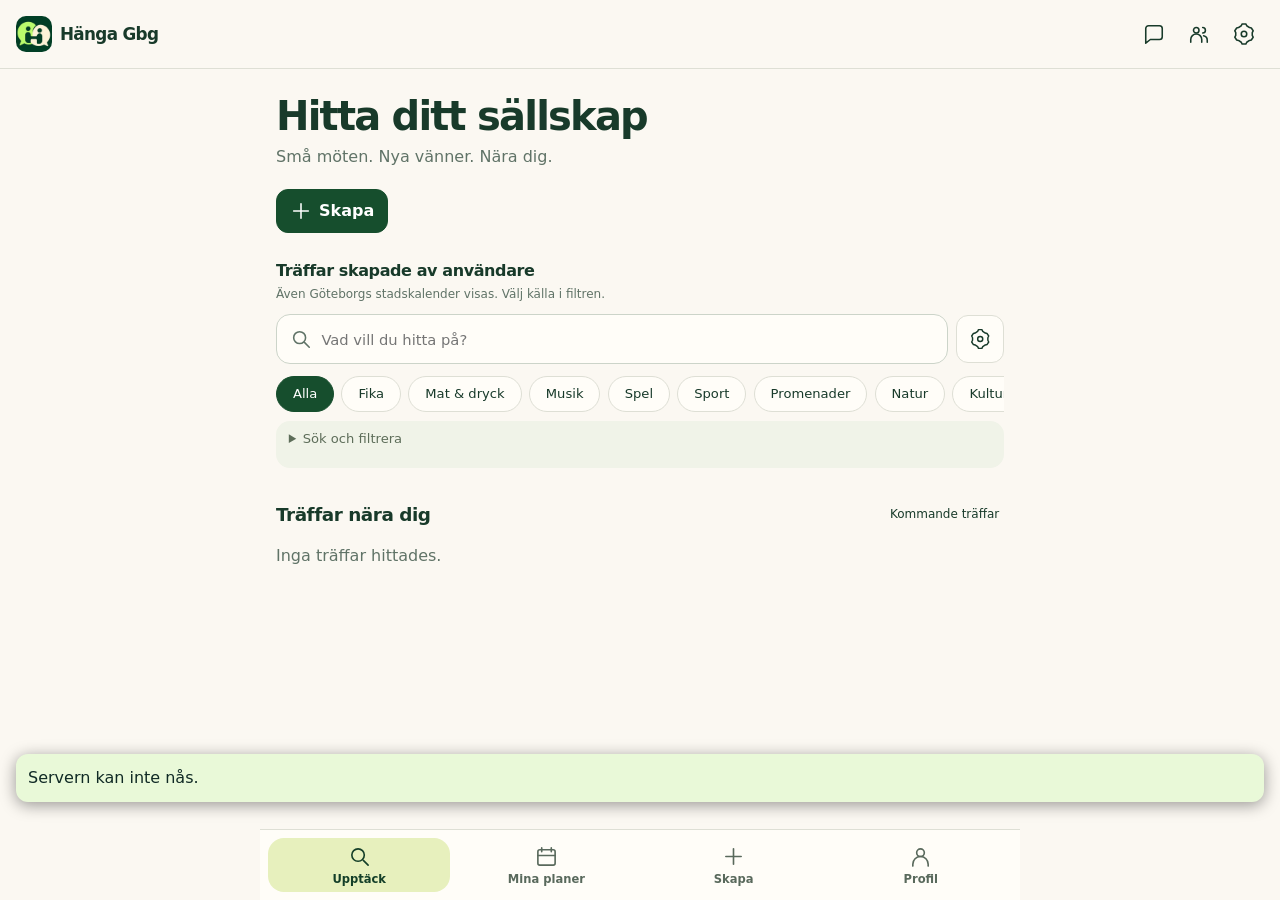
<file: app/src/main/assets/index.html>
<!doctype html>
<html lang="sv">
<head>
<meta charset="utf-8">
<meta name="viewport" content="width=device-width, initial-scale=1, viewport-fit=cover">
<meta name="color-scheme" content="light">
<meta http-equiv="Content-Security-Policy" content="default-src 'self'; connect-src https:; img-src 'self' data:; style-src 'self'; script-src 'self'; base-uri 'none'; form-action 'none'">
<title>Hänga Gbg</title>
<link rel="stylesheet" href="style.css">
<script src="config.js" defer></script>
<script src="firebase.js" defer></script>
<script src="app.js" defer></script>
</head>
<body>
<header><a href="#discover" class="brand"><img class="brand-mark" src="brand-mark.png" alt="" width="36" height="36"> Hänga Gbg</a><div id="header-actions"></div></header>
<main id="main"></main>
<div id="bottom-navigation"></div>
<dialog id="delete-meetup-dialog" aria-labelledby="delete-meetup-title" aria-describedby="delete-meetup-name">
  <h2 id="delete-meetup-title"></h2>
  <p id="delete-meetup-name"></p>
  <div class="actions">
    <button id="keep-meetup" type="button" autofocus></button>
    <button id="delete-meetup" type="button" class="danger"></button>
  </div>
</dialog>
<p id="status" role="status" aria-live="polite" hidden></p>
</body>
</html>
</file>
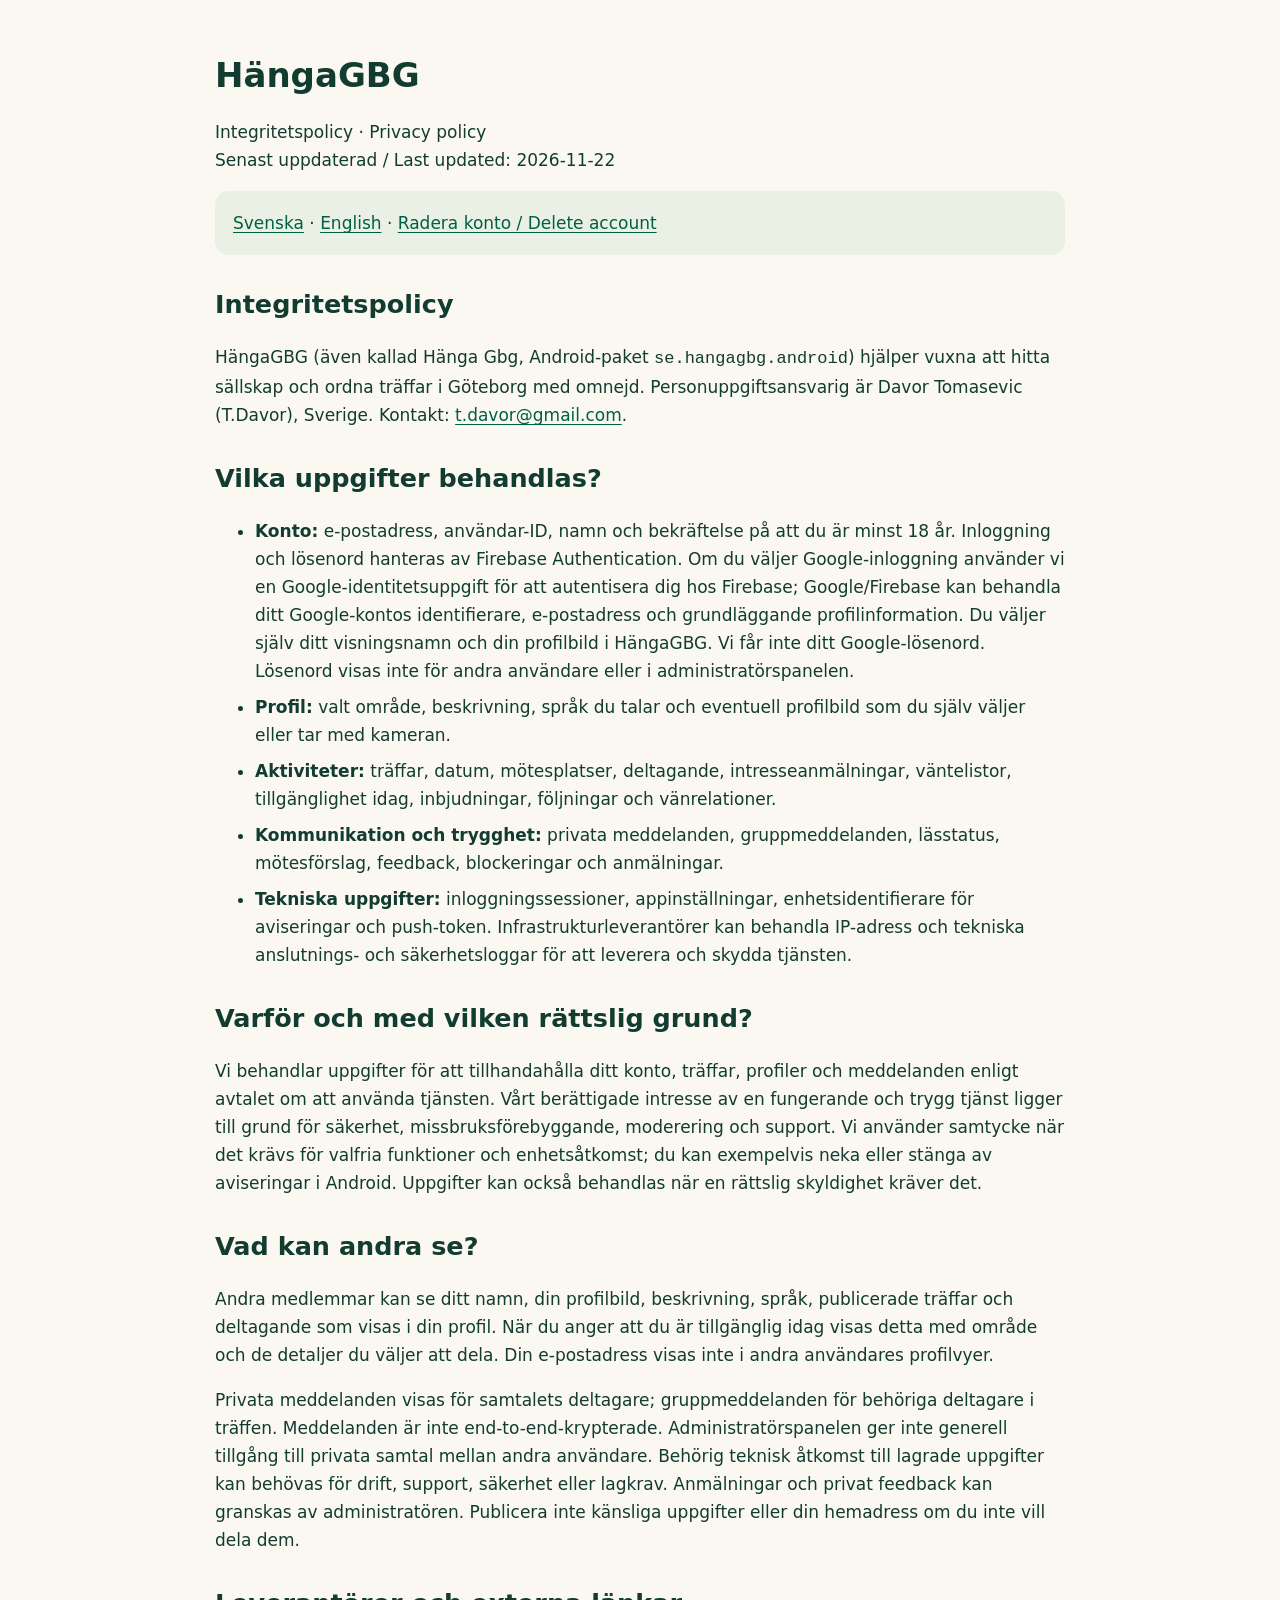
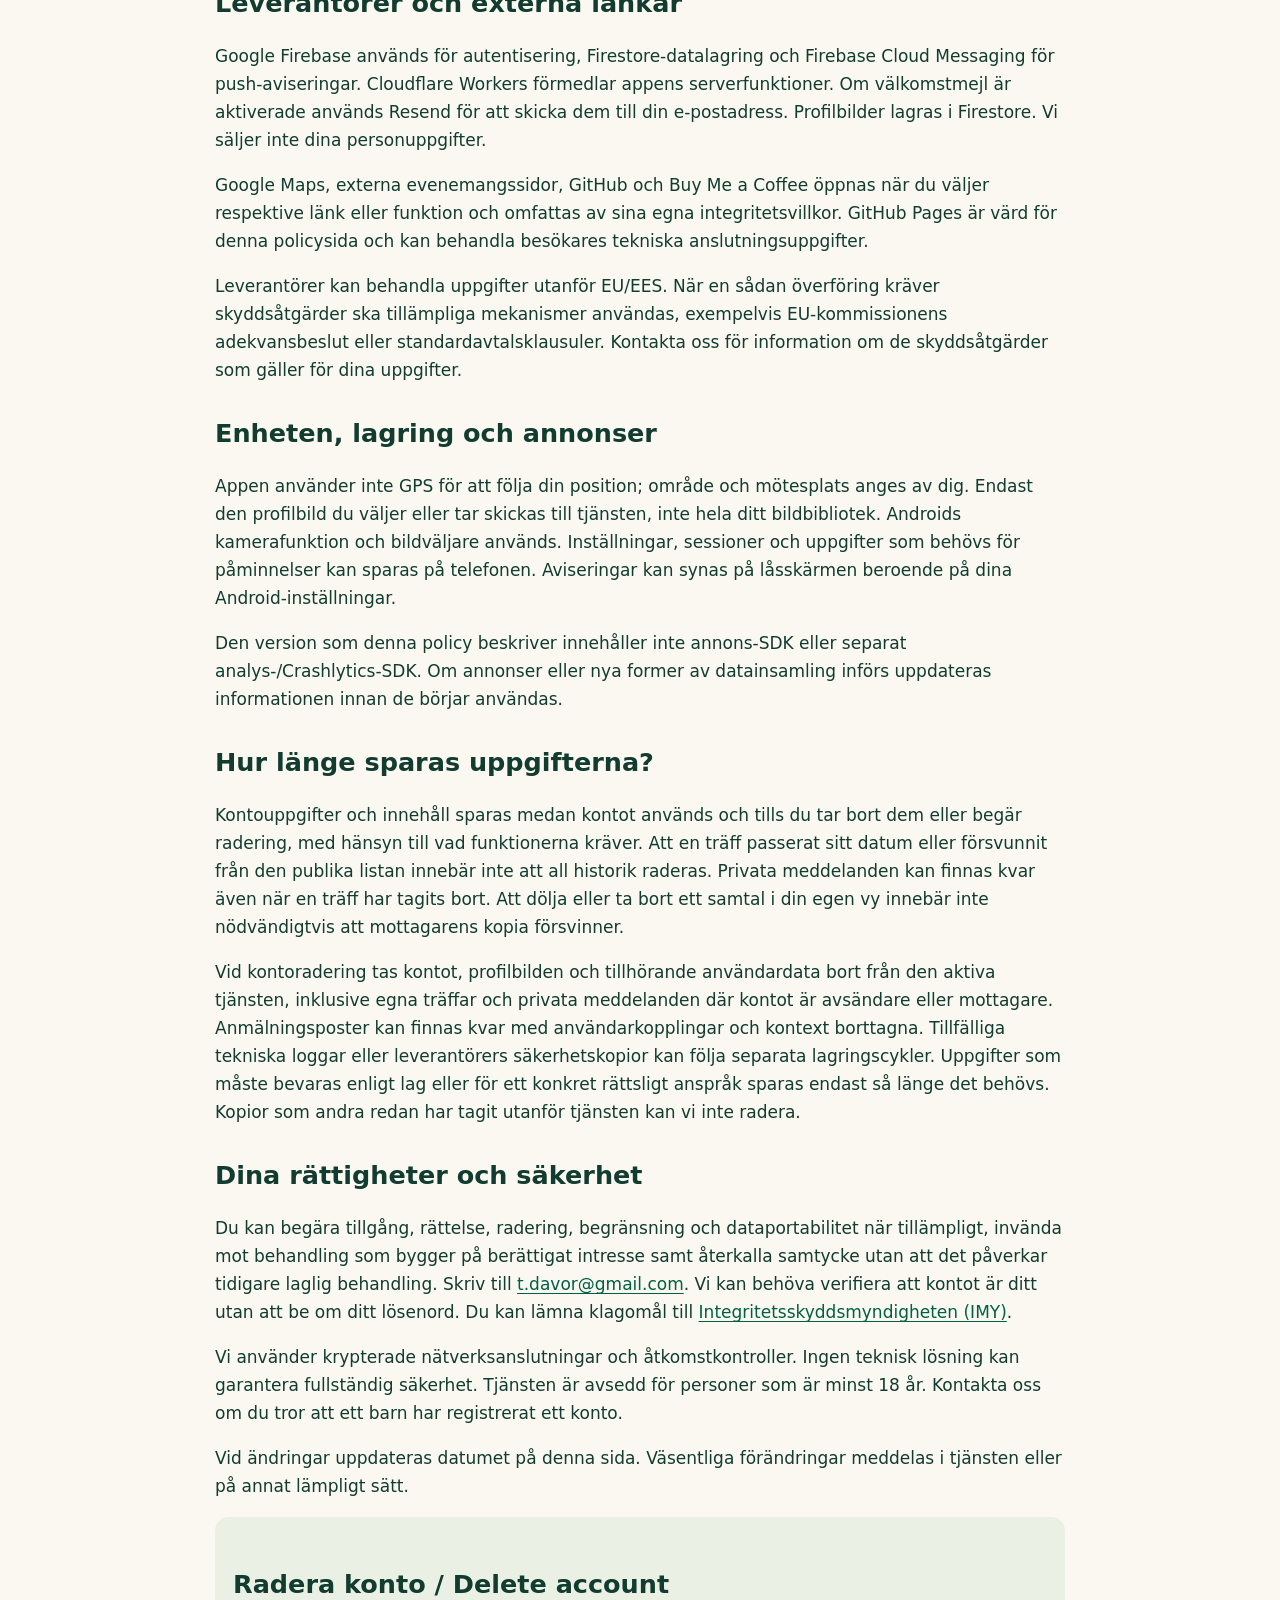
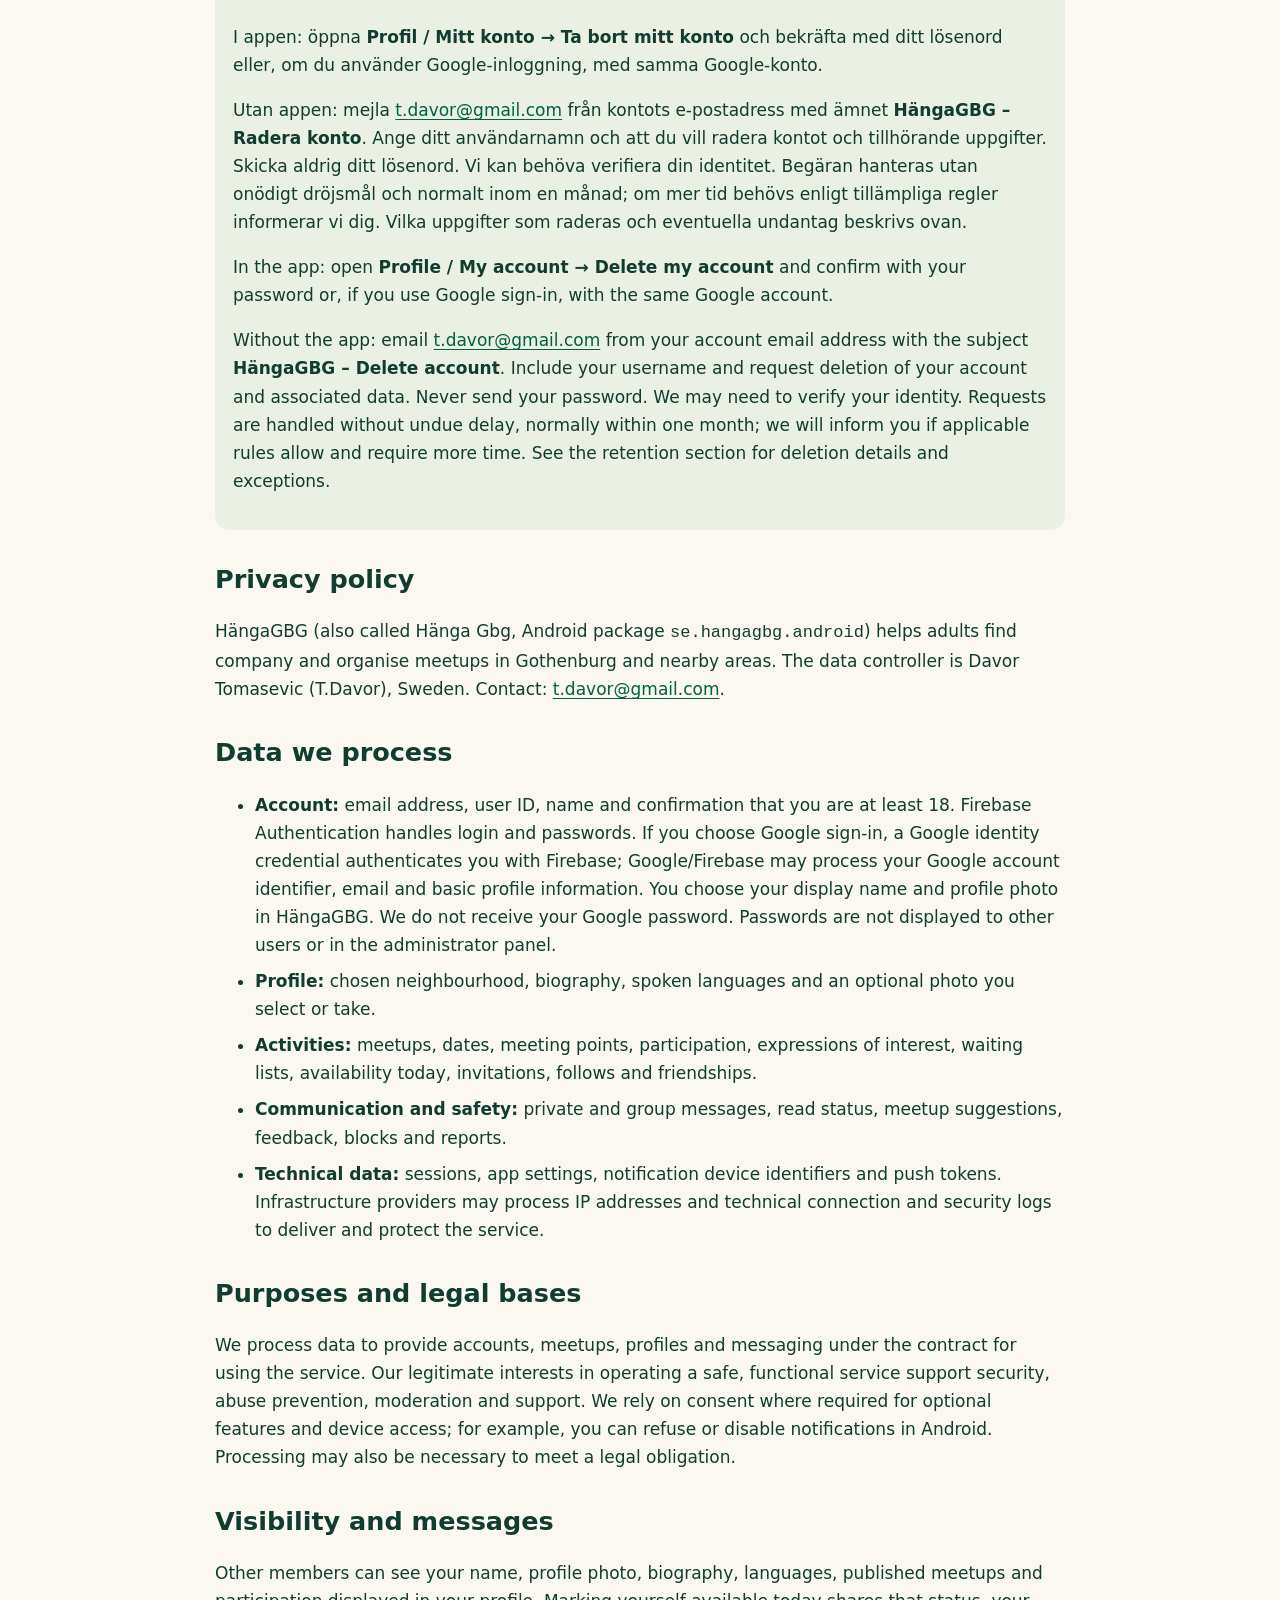
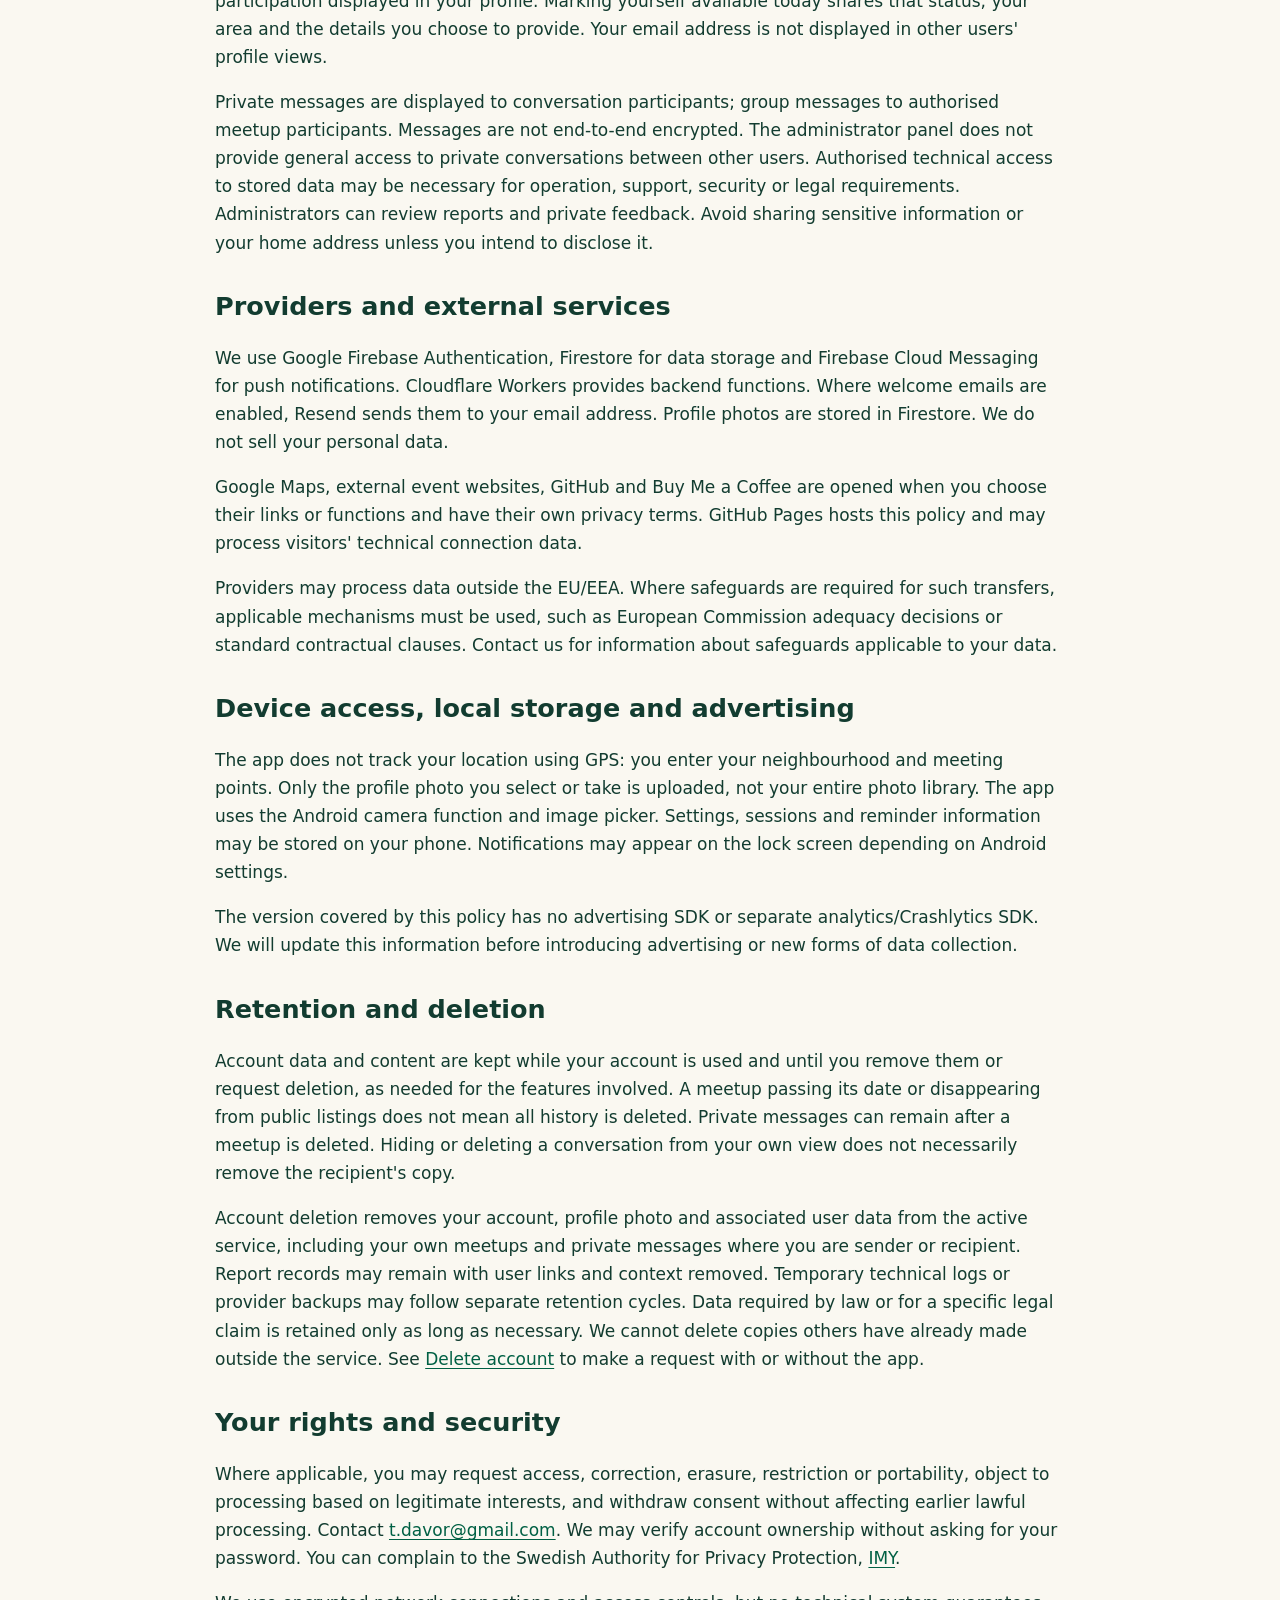
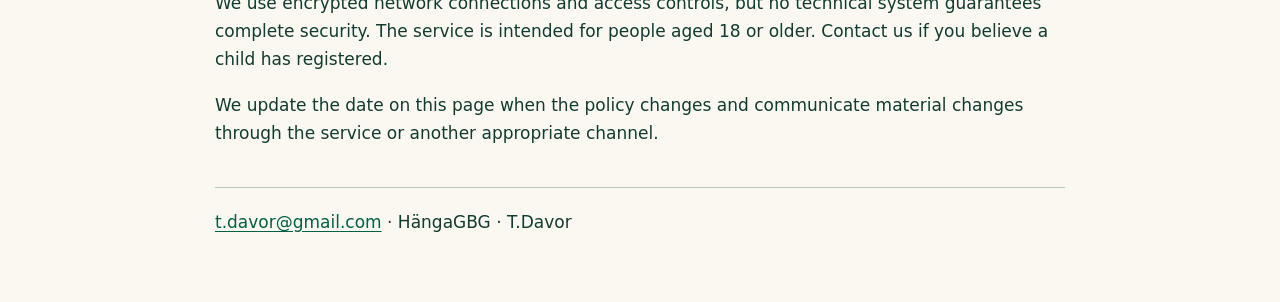
<file: docs/privacy.html>
<!doctype html>
<html lang="sv">
<head><meta charset="utf-8"><meta name="viewport" content="width=device-width, initial-scale=1"><title>HängaGBG – Integritetspolicy / Privacy policy</title>
<style>body{margin:0;background:#faf8f1;color:#123c30;font:17px/1.65 system-ui,sans-serif}main{max-width:850px;margin:auto;padding:32px 20px 70px}h1{line-height:1.2}h2{margin-top:32px;line-height:1.35}a{color:#006044;text-underline-offset:3px}nav,.notice{padding:18px;background:#eaf0e3;border-radius:14px}section{scroll-margin-top:20px}li{margin:8px 0}footer{margin-top:40px;border-top:1px solid #b8c7b7;padding-top:20px}a:focus-visible{outline:3px solid #006044;outline-offset:4px}</style></head>
<body><main>
<h1>HängaGBG</h1><p>Integritetspolicy · Privacy policy<br>Senast uppdaterad / Last updated: 2026-11-22</p>
<nav aria-label="Language and account deletion"><a href="#sv">Svenska</a> · <a href="#en">English</a> · <a href="#delete">Radera konto / Delete account</a></nav>
<section id="sv" lang="sv"><h2>Integritetspolicy</h2>
<p>HängaGBG (även kallad Hänga Gbg, Android-paket <code>se.hangagbg.android</code>) hjälper vuxna att hitta sällskap och ordna träffar i Göteborg med omnejd. Personuppgiftsansvarig är Davor Tomasevic (T.Davor), Sverige. Kontakt: <a href="mailto:t.davor@gmail.com">t.davor@gmail.com</a>.</p>
<h2>Vilka uppgifter behandlas?</h2><ul>
<li><strong>Konto:</strong> e-postadress, användar-ID, namn och bekräftelse på att du är minst 18 år. Inloggning och lösenord hanteras av Firebase Authentication. Om du väljer Google-inloggning använder vi en Google-identitetsuppgift för att autentisera dig hos Firebase; Google/Firebase kan behandla ditt Google-kontos identifierare, e-postadress och grundläggande profilinformation. Du väljer själv ditt visningsnamn och din profilbild i HängaGBG. Vi får inte ditt Google-lösenord. Lösenord visas inte för andra användare eller i administratörspanelen.</li>
<li><strong>Profil:</strong> valt område, beskrivning, språk du talar och eventuell profilbild som du själv väljer eller tar med kameran.</li>
<li><strong>Aktiviteter:</strong> träffar, datum, mötesplatser, deltagande, intresseanmälningar, väntelistor, tillgänglighet idag, inbjudningar, följningar och vänrelationer.</li>
<li><strong>Kommunikation och trygghet:</strong> privata meddelanden, gruppmeddelanden, lässtatus, mötesförslag, feedback, blockeringar och anmälningar.</li>
<li><strong>Tekniska uppgifter:</strong> inloggningssessioner, appinställningar, enhetsidentifierare för aviseringar och push-token. Infrastrukturleverantörer kan behandla IP-adress och tekniska anslutnings- och säkerhetsloggar för att leverera och skydda tjänsten.</li></ul>
<h2>Varför och med vilken rättslig grund?</h2>
<p>Vi behandlar uppgifter för att tillhandahålla ditt konto, träffar, profiler och meddelanden enligt avtalet om att använda tjänsten. Vårt berättigade intresse av en fungerande och trygg tjänst ligger till grund för säkerhet, missbruksförebyggande, moderering och support. Vi använder samtycke när det krävs för valfria funktioner och enhetsåtkomst; du kan exempelvis neka eller stänga av aviseringar i Android. Uppgifter kan också behandlas när en rättslig skyldighet kräver det.</p>
<h2>Vad kan andra se?</h2>
<p>Andra medlemmar kan se ditt namn, din profilbild, beskrivning, språk, publicerade träffar och deltagande som visas i din profil. När du anger att du är tillgänglig idag visas detta med område och de detaljer du väljer att dela. Din e-postadress visas inte i andra användares profilvyer.</p>
<p>Privata meddelanden visas för samtalets deltagare; gruppmeddelanden för behöriga deltagare i träffen. Meddelanden är inte end-to-end-krypterade. Administratörspanelen ger inte generell tillgång till privata samtal mellan andra användare. Behörig teknisk åtkomst till lagrade uppgifter kan behövas för drift, support, säkerhet eller lagkrav. Anmälningar och privat feedback kan granskas av administratören. Publicera inte känsliga uppgifter eller din hemadress om du inte vill dela dem.</p>
<h2>Leverantörer och externa länkar</h2>
<p>Google Firebase används för autentisering, Firestore-datalagring och Firebase Cloud Messaging för push-aviseringar. Cloudflare Workers förmedlar appens serverfunktioner. Om välkomstmejl är aktiverade används Resend för att skicka dem till din e-postadress. Profilbilder lagras i Firestore. Vi säljer inte dina personuppgifter.</p>
<p>Google Maps, externa evenemangssidor, GitHub och Buy Me a Coffee öppnas när du väljer respektive länk eller funktion och omfattas av sina egna integritetsvillkor. GitHub Pages är värd för denna policysida och kan behandla besökares tekniska anslutningsuppgifter.</p>
<p>Leverantörer kan behandla uppgifter utanför EU/EES. När en sådan överföring kräver skyddsåtgärder ska tillämpliga mekanismer användas, exempelvis EU-kommissionens adekvansbeslut eller standardavtalsklausuler. Kontakta oss för information om de skyddsåtgärder som gäller för dina uppgifter.</p>
<h2>Enheten, lagring och annonser</h2>
<p>Appen använder inte GPS för att följa din position; område och mötesplats anges av dig. Endast den profilbild du väljer eller tar skickas till tjänsten, inte hela ditt bildbibliotek. Androids kamerafunktion och bildväljare används. Inställningar, sessioner och uppgifter som behövs för påminnelser kan sparas på telefonen. Aviseringar kan synas på låsskärmen beroende på dina Android-inställningar.</p>
<p>Den version som denna policy beskriver innehåller inte annons-SDK eller separat analys-/Crashlytics-SDK. Om annonser eller nya former av datainsamling införs uppdateras informationen innan de börjar användas.</p>
<h2>Hur länge sparas uppgifterna?</h2>
<p>Kontouppgifter och innehåll sparas medan kontot används och tills du tar bort dem eller begär radering, med hänsyn till vad funktionerna kräver. Att en träff passerat sitt datum eller försvunnit från den publika listan innebär inte att all historik raderas. Privata meddelanden kan finnas kvar även när en träff har tagits bort. Att dölja eller ta bort ett samtal i din egen vy innebär inte nödvändigtvis att mottagarens kopia försvinner.</p>
<p>Vid kontoradering tas kontot, profilbilden och tillhörande användardata bort från den aktiva tjänsten, inklusive egna träffar och privata meddelanden där kontot är avsändare eller mottagare. Anmälningsposter kan finnas kvar med användarkopplingar och kontext borttagna. Tillfälliga tekniska loggar eller leverantörers säkerhetskopior kan följa separata lagringscykler. Uppgifter som måste bevaras enligt lag eller för ett konkret rättsligt anspråk sparas endast så länge det behövs. Kopior som andra redan har tagit utanför tjänsten kan vi inte radera.</p>
<h2>Dina rättigheter och säkerhet</h2>
<p>Du kan begära tillgång, rättelse, radering, begränsning och dataportabilitet när tillämpligt, invända mot behandling som bygger på berättigat intresse samt återkalla samtycke utan att det påverkar tidigare laglig behandling. Skriv till <a href="mailto:t.davor@gmail.com">t.davor@gmail.com</a>. Vi kan behöva verifiera att kontot är ditt utan att be om ditt lösenord. Du kan lämna klagomål till <a href="https://www.imy.se/">Integritetsskyddsmyndigheten (IMY)</a>.</p>
<p>Vi använder krypterade nätverksanslutningar och åtkomstkontroller. Ingen teknisk lösning kan garantera fullständig säkerhet. Tjänsten är avsedd för personer som är minst 18 år. Kontakta oss om du tror att ett barn har registrerat ett konto.</p>
<p>Vid ändringar uppdateras datumet på denna sida. Väsentliga förändringar meddelas i tjänsten eller på annat lämpligt sätt.</p></section>
<section id="delete" class="notice"><h2>Radera konto / Delete account</h2>
<div lang="sv"><p>I appen: öppna <strong>Profil / Mitt konto → Ta bort mitt konto</strong> och bekräfta med ditt lösenord eller, om du använder Google-inloggning, med samma Google-konto.</p><p>Utan appen: mejla <a href="mailto:t.davor@gmail.com?subject=HangaGBG%20-%20Delete%20account">t.davor@gmail.com</a> från kontots e-postadress med ämnet <strong>HängaGBG – Radera konto</strong>. Ange ditt användarnamn och att du vill radera kontot och tillhörande uppgifter. Skicka aldrig ditt lösenord. Vi kan behöva verifiera din identitet. Begäran hanteras utan onödigt dröjsmål och normalt inom en månad; om mer tid behövs enligt tillämpliga regler informerar vi dig. Vilka uppgifter som raderas och eventuella undantag beskrivs ovan.</p></div>
<div lang="en"><p>In the app: open <strong>Profile / My account → Delete my account</strong> and confirm with your password or, if you use Google sign-in, with the same Google account.</p><p>Without the app: email <a href="mailto:t.davor@gmail.com?subject=HangaGBG%20-%20Delete%20account">t.davor@gmail.com</a> from your account email address with the subject <strong>HängaGBG – Delete account</strong>. Include your username and request deletion of your account and associated data. Never send your password. We may need to verify your identity. Requests are handled without undue delay, normally within one month; we will inform you if applicable rules allow and require more time. See the retention section for deletion details and exceptions.</p></div></section>
<section id="en" lang="en"><h2>Privacy policy</h2>
<p>HängaGBG (also called Hänga Gbg, Android package <code>se.hangagbg.android</code>) helps adults find company and organise meetups in Gothenburg and nearby areas. The data controller is Davor Tomasevic (T.Davor), Sweden. Contact: <a href="mailto:t.davor@gmail.com">t.davor@gmail.com</a>.</p>
<h2>Data we process</h2><ul>
<li><strong>Account:</strong> email address, user ID, name and confirmation that you are at least 18. Firebase Authentication handles login and passwords. If you choose Google sign-in, a Google identity credential authenticates you with Firebase; Google/Firebase may process your Google account identifier, email and basic profile information. You choose your display name and profile photo in HängaGBG. We do not receive your Google password. Passwords are not displayed to other users or in the administrator panel.</li>
<li><strong>Profile:</strong> chosen neighbourhood, biography, spoken languages and an optional photo you select or take.</li>
<li><strong>Activities:</strong> meetups, dates, meeting points, participation, expressions of interest, waiting lists, availability today, invitations, follows and friendships.</li>
<li><strong>Communication and safety:</strong> private and group messages, read status, meetup suggestions, feedback, blocks and reports.</li>
<li><strong>Technical data:</strong> sessions, app settings, notification device identifiers and push tokens. Infrastructure providers may process IP addresses and technical connection and security logs to deliver and protect the service.</li></ul>
<h2>Purposes and legal bases</h2>
<p>We process data to provide accounts, meetups, profiles and messaging under the contract for using the service. Our legitimate interests in operating a safe, functional service support security, abuse prevention, moderation and support. We rely on consent where required for optional features and device access; for example, you can refuse or disable notifications in Android. Processing may also be necessary to meet a legal obligation.</p>
<h2>Visibility and messages</h2>
<p>Other members can see your name, profile photo, biography, languages, published meetups and participation displayed in your profile. Marking yourself available today shares that status, your area and the details you choose to provide. Your email address is not displayed in other users' profile views.</p>
<p>Private messages are displayed to conversation participants; group messages to authorised meetup participants. Messages are not end-to-end encrypted. The administrator panel does not provide general access to private conversations between other users. Authorised technical access to stored data may be necessary for operation, support, security or legal requirements. Administrators can review reports and private feedback. Avoid sharing sensitive information or your home address unless you intend to disclose it.</p>
<h2>Providers and external services</h2>
<p>We use Google Firebase Authentication, Firestore for data storage and Firebase Cloud Messaging for push notifications. Cloudflare Workers provides backend functions. Where welcome emails are enabled, Resend sends them to your email address. Profile photos are stored in Firestore. We do not sell your personal data.</p>
<p>Google Maps, external event websites, GitHub and Buy Me a Coffee are opened when you choose their links or functions and have their own privacy terms. GitHub Pages hosts this policy and may process visitors' technical connection data.</p>
<p>Providers may process data outside the EU/EEA. Where safeguards are required for such transfers, applicable mechanisms must be used, such as European Commission adequacy decisions or standard contractual clauses. Contact us for information about safeguards applicable to your data.</p>
<h2>Device access, local storage and advertising</h2>
<p>The app does not track your location using GPS: you enter your neighbourhood and meeting points. Only the profile photo you select or take is uploaded, not your entire photo library. The app uses the Android camera function and image picker. Settings, sessions and reminder information may be stored on your phone. Notifications may appear on the lock screen depending on Android settings.</p>
<p>The version covered by this policy has no advertising SDK or separate analytics/Crashlytics SDK. We will update this information before introducing advertising or new forms of data collection.</p>
<h2>Retention and deletion</h2>
<p>Account data and content are kept while your account is used and until you remove them or request deletion, as needed for the features involved. A meetup passing its date or disappearing from public listings does not mean all history is deleted. Private messages can remain after a meetup is deleted. Hiding or deleting a conversation from your own view does not necessarily remove the recipient's copy.</p>
<p>Account deletion removes your account, profile photo and associated user data from the active service, including your own meetups and private messages where you are sender or recipient. Report records may remain with user links and context removed. Temporary technical logs or provider backups may follow separate retention cycles. Data required by law or for a specific legal claim is retained only as long as necessary. We cannot delete copies others have already made outside the service. See <a href="#delete">Delete account</a> to make a request with or without the app.</p>
<h2>Your rights and security</h2>
<p>Where applicable, you may request access, correction, erasure, restriction or portability, object to processing based on legitimate interests, and withdraw consent without affecting earlier lawful processing. Contact <a href="mailto:t.davor@gmail.com">t.davor@gmail.com</a>. We may verify account ownership without asking for your password. You can complain to the Swedish Authority for Privacy Protection, <a href="https://www.imy.se/en/">IMY</a>.</p>
<p>We use encrypted network connections and access controls, but no technical system guarantees complete security. The service is intended for people aged 18 or older. Contact us if you believe a child has registered.</p>
<p>We update the date on this page when the policy changes and communicate material changes through the service or another appropriate channel.</p></section>
<footer><a href="mailto:t.davor@gmail.com">t.davor@gmail.com</a> · HängaGBG · T.Davor</footer>
</main></body></html>
</file>
<file: app/src/main/assets/style.css>
:root{font-family:system-ui,sans-serif;background:#102a25;color:#f4f8ec;--green:#baf47d;--muted:#bad0c2;--line:#466155;--panel:#173a31;color-scheme:dark}
*{box-sizing:border-box}body{margin:0}header{position:sticky;background:#102a25;z-index:1;border-color:var(--line);display:flex;align-items:center;justify-content:space-between;gap:.4rem;padding:.7rem max(1rem,env(safe-area-inset-left))}
header{top:0;border-bottom:1px solid var(--line)}
.brand{display:flex;align-items:center;gap:.5rem;font-size:1.15rem;font-weight:800;color:inherit;letter-spacing:-.045em;white-space:nowrap}.brand-mark{width:36px;height:36px;object-fit:cover;border-radius:.5rem;flex:none}
main{max-width:760px;margin:auto;padding:1.3rem 1rem 7rem}h1{font-size:clamp(2rem,8vw,3.55rem);line-height:1.03;letter-spacing:-.065em;margin:.3em 0 .35em}h2{font-size:1.25rem;margin:.2rem 0 .6rem}p{margin:.35rem 0 .7rem;line-height:1.5;white-space:pre-wrap;overflow-wrap:anywhere}a{text-decoration:none;color:var(--green)}button,input,select,textarea{font:inherit}button,a.action{display:inline-flex;align-items:center;justify-content:center;min-height:44px;padding:.45rem .8rem;border:1px solid var(--line);background:#173a31;color:inherit;border-radius:.65rem;cursor:pointer;text-align:center}button:disabled{opacity:.55;cursor:wait}.primary{background:var(--green);color:#102a25;font-weight:750;border-color:var(--green)}.danger{color:#ffbcb3}nav a[aria-current]{color:var(--green);font-weight:750}.muted{color:var(--muted)}.hero{padding:1.25rem;border-radius:1.2rem;background:linear-gradient(135deg,#285849,#173a31 72%);margin-bottom:1rem;border:1px solid #537467}.card,form{border:1px solid var(--line);background:var(--panel);padding:1rem;border-radius:1rem;margin:.7rem 0}.card h2{overflow-wrap:anywhere}.rows,.actions{display:flex;gap:.5rem;flex-wrap:wrap;align-items:center}.between{justify-content:space-between}.pill{color:var(--green);font-size:.83rem;font-weight:700}label{display:grid;gap:.35rem;margin:.5rem 0;font-size:.92rem}input,textarea,select{width:100%;min-height:44px;background:#102a25;border:1px solid var(--line);color:inherit;border-radius:.55rem;padding:.6rem}textarea{min-height:6rem;resize:vertical}.grid{display:grid;grid-template-columns:1fr 1fr;gap:0 .65rem}.wide{grid-column:1/-1}.check{display:flex;align-items:center}.check input{width:1.2rem;min-height:1.2rem}#status{position:fixed;bottom:5.65rem;left:1rem;right:1rem;background:#e9f9d8;color:#102a25;box-shadow:0 3px 16px #0006;padding:.75rem;border-radius:.75rem;z-index:2}details{margin:.7rem 0}summary{cursor:pointer;padding:.5rem 0}button:focus-visible,a:focus-visible,input:focus-visible,select:focus-visible,textarea:focus-visible{outline:2px solid var(--green);outline-offset:3px}

header{padding-top:.95rem}
main{padding-bottom:2.5rem}
#status{bottom:1rem;z-index:4}
#browse-heading{scroll-margin-top:6rem}
.discover-filters summary{min-height:44px}
.event-pages{display:flex;align-items:center;justify-content:space-between;gap:.4rem;margin-block:1rem}
.event-pages button:disabled{cursor:default}
.password-field{display:flex;align-items:center;gap:.4rem}
.password-field input{min-width:0}
.password-field button{flex:none}

.account-heading{flex-wrap:nowrap}
.account-menu{position:relative;flex:none}
.account-menu summary{display:grid;place-items:center;width:44px;height:44px;padding:0;border:1px solid var(--line);border-radius:.65rem;background:var(--panel);font-size:1.4rem;list-style:none}
.account-menu summary::-webkit-details-marker{display:none}
.account-menu-panel{position:absolute;right:0;top:calc(100% + .35rem);z-index:2;display:grid;gap:.35rem;width:min(16rem,calc(100vw - 2rem));max-height:58vh;overflow:auto;padding:.55rem;border:1px solid var(--line);border-radius:.75rem;background:var(--panel);box-shadow:0 6px 22px #0006}
.account-menu-panel > :is(a,button){justify-content:flex-start;text-align:left}
.account-menu-panel small{padding:.3rem .5rem}
[id^="profile-"]{scroll-margin-top:5rem}

header{z-index:3}
.settings-menu{margin:0}
.account-menu summary:focus-visible{outline:2px solid var(--green);outline-offset:3px}

#delete-meetup-dialog{width:min(30rem,calc(100% - 2rem));padding:1.2rem;background:var(--panel);color:inherit;border:1px solid var(--line);border-radius:1rem}
#delete-meetup-dialog::backdrop{background:#071b18bb}

#header-actions{display:flex;align-items:center;gap:.4rem}
.messages-shortcut.action{min-width:44px;padding:.35rem .55rem;gap:.35rem;font-size:1.15rem}
.message-count{border-radius:1rem;background:var(--green);color:#102a25;font-size:.75rem;font-weight:750;padding:.1rem .4rem}
.chat-preview{display:block;color:inherit}
.chat-preview .message-count{margin-inline-start:.4rem}
.chat-preview p{overflow:hidden;text-overflow:ellipsis;white-space:nowrap}
.chat-group{padding:.7rem;max-width:88%;border-inline-start:2px solid var(--line);overflow-wrap:anywhere}
.chat-group + .chat-group{margin-top:.65rem}
.chat-own{margin-inline-start:auto;border-inline-start:0;border-inline-end:2px solid var(--green)}
.chat-entry + .chat-entry{margin-top:.55rem}
.chat-entry a.action{min-height:34px;font-size:.76rem;margin-inline-start:.4rem}
.chat-timeline{max-height:55vh;overflow:auto}

.availability-list{padding-left:1.2rem;line-height:1.7;margin-bottom:0}
.availability-list li{padding-block:.3rem}
.availability-list small{display:block;color:var(--muted)}
.event-participation .actions{margin-block:.5rem}
.group-entry{padding:.7rem 0;border-bottom:1px solid var(--line)}
.group-entry:last-child{border-bottom:0}
.group-entry .action{font-size:.75rem;min-height:34px;margin-inline-start:.4rem}
.availability-list li,.group-entry{overflow-wrap:anywhere}
input,textarea,select,.grid>*{min-width:0}
@media(max-width:480px){.grid{grid-template-columns:minmax(0,1fr)}}

.my-availability{margin-top:.75rem;border-top:1px solid var(--line);padding-top:.75rem}
.my-availability small{display:block;color:var(--muted)}

.proposal-panel .actions>button{flex:1 1 15rem}
#proposal-options{border-left:3px solid var(--green);padding-left:.8rem;margin-block:.8rem}

.message-tabs{margin-block:.5rem 1rem}.message-tabs [aria-current]{background:var(--green);color:#102a25;font-weight:750}

/* Private chat: quiet bubbles and contextual actions. */
.friends-shortcut.action{width:44px;padding:.35rem;flex:none}
.messages-shortcut{position:relative}.messages-shortcut .message-count{position:absolute;right:-.3rem;top:-.3rem}
#header-actions{gap:.3rem;flex:none}
.chat-heading{display:flex;align-items:center;gap:.6rem;border-bottom:1px solid var(--line);padding:.4rem 0 .7rem}
.chat-heading h2{flex:1;min-width:0;overflow-wrap:anywhere;margin:0}
.chat-options{margin:0}.chat-options .actions{display:grid}
.chat-timeline{height:clamp(15rem,calc(100dvh - 19rem),42rem);max-height:none;overflow:auto;padding:.8rem .2rem;overscroll-behavior:contain}
.chat-group{padding:0;max-width:86%;border:0}.chat-group+.chat-group{margin-top:.8rem}
.chat-own{border:0}.chat-entry{background:#23493d;border-radius:1rem 1rem 1rem .25rem;padding:.65rem .8rem;position:relative}
.chat-own .chat-entry{background:#365b3c;border-radius:1rem 1rem .25rem 1rem}
.chat-entry p{margin:0 0 .3rem}.chat-meta{display:flex;gap:.5rem;align-items:center;justify-content:flex-end}
.chat-meta small{font-size:.7rem}.message-options{margin:0;position:relative}
.message-options summary{display:grid;place-items:center;min-width:44px;min-height:32px;padding:0;list-style:none;color:var(--muted)}
.message-options summary::-webkit-details-marker{display:none}
.message-options-panel{display:grid;gap:.3rem;padding:.4rem;border:1px solid var(--line);border-radius:.6rem;background:#102a25}
.message-options-panel .action,.message-options-panel button{width:100%;margin:0!important;font-size:.8rem}
#chat-compose{display:flex;align-items:flex-end;gap:.5rem;margin:0;border-radius:1rem;padding:.55rem;background:#173a31}
#chat-compose[hidden]{display:none}#chat-compose textarea{min-height:48px;max-height:9rem;resize:vertical;flex:1;margin:0}
#chat-compose button{min-width:48px;min-height:48px;font-size:1.25rem}
.sr-only{position:absolute;width:1px;height:1px;padding:0;margin:-1px;overflow:hidden;clip:rect(0,0,0,0);white-space:nowrap;border:0}
@media(max-width:380px){header{padding-inline:.6rem}.brand{font-size:.96rem;gap:.3rem}.brand-mark{width:30px;height:30px}#header-actions{gap:.2rem}.chat-group{max-width:92%}}

/* Scandinavian layout: one navigation model and a calmer light palette. */
:root{background:#fbf8f2;color:#183a2a;--green:#164e2d;--muted:#607367;--line:#dedfd5;--panel:#fffdf8;color-scheme:light}
body{background:#fbf8f2}header{background:#fbf8f2f5;backdrop-filter:blur(12px);padding:.75rem max(1rem,env(safe-area-inset-left));gap:.5rem}
.brand{font-size:1.05rem;letter-spacing:-.04em}.brand-mark{border-radius:10px}
main{max-width:760px;padding:1.2rem 1rem calc(6.5rem + env(safe-area-inset-bottom))}
h1{font-size:clamp(1.8rem,7vw,2.5rem);letter-spacing:-.045em;line-height:1.15;margin:.3rem 0 .6rem}h2{font-size:1.15rem;letter-spacing:-.025em}h3{font-size:1rem}
a{color:#175431}button,a.action{background:#fffdf8;border-color:var(--line);border-radius:12px;color:#183a2a;transition:background .15s}
button:hover,a.action:hover{background:#edf2e6}.primary,a.action.primary{background:#164e2d;color:#fff;border-color:#164e2d}.primary:hover,a.action.primary:hover{background:#23623c}
.danger{color:#a12d28}input,textarea,select{background:#fffdf8;color:#183a2a;border-color:#ccd4c9;border-radius:12px}
.card,form{background:#fffdf8;border-color:var(--line);box-shadow:0 2px 8px #183a2a04;border-radius:18px;padding:1rem}
.pill{background:#edf3df;color:#365528;border-radius:6px;padding:.15rem .4rem;font-size:.72rem}
.hero{background:#edf3df;border-color:var(--line)}.account-menu summary{background:#fffdf8}.account-menu-panel{background:#fffdf8;box-shadow:0 8px 28px #183a2a1a}
#header-actions>.action,.settings-menu>summary{background:transparent;border:0;padding:.4rem;width:40px;min-width:40px;height:44px}
#header-actions [aria-current="page"]{background:#e6efcf;border-radius:12px}#header-actions .message-count{background:#b13e36;color:white;right:0;top:0;font-size:.65rem;padding:.05rem .3rem}
.settings-menu[open]>summary{background:#e6efcf}#delete-meetup-dialog{background:#fffdf8}.account-menu-panel .actions{display:grid}
.bottom-nav{position:fixed;bottom:0;left:0;right:0;margin:0 auto;max-width:760px;display:grid;grid-template-columns:repeat(4,minmax(0,1fr));z-index:3;background:#fffdf8f5;backdrop-filter:blur(12px);border-top:1px solid var(--line);padding:.5rem .5rem calc(.5rem + env(safe-area-inset-bottom));gap:.3rem}
.bottom-nav a{display:flex;align-items:center;justify-content:center;flex-direction:column;gap:.25rem;min-height:54px;color:#59695c;font-size:.72rem;font-weight:600;border-radius:16px;padding:.3rem .15rem;text-align:center}
.bottom-nav a[aria-current]{background:#e7f0bd;color:#143f28}.bottom-nav svg{width:23px;height:23px}#status{bottom:calc(5.4rem + env(safe-area-inset-bottom))}
.home-intro h1{margin-bottom:.4rem}.home-intro>p{color:var(--muted);font-size:1rem}.coffee-support{display:inline-flex;gap:.45rem;margin:.5rem 0 .75rem;font-size:.85rem;border-color:#adbc9f!important;border-radius:999px!important}
.discovery-search{padding:0;border:0;box-shadow:none;background:transparent;margin:.25rem 0 1.5rem}.search-row{display:flex;gap:.5rem;align-items:center}.search-row>button{width:48px;height:48px;flex:none}.search-field{display:flex;align-items:center;gap:.6rem;border:1px solid #ccd4c9;border-radius:14px;background:#fffdf8;padding:0 .8rem;margin:0;min-width:0;flex:1}.search-field svg{flex:none;color:#607367}.search-field input{border:0;background:transparent;min-width:0;padding:.7rem 0;min-height:48px;outline-offset:0}.search-field:focus-within{outline:2px solid #4f7740;outline-offset:2px}
.category-chips{display:flex;gap:.45rem;overflow-x:auto;padding:.7rem 0 .2rem}.category-chips button{border-radius:999px;min-height:36px;padding:.3rem 1rem;font-size:.82rem;flex:none}.category-chips [aria-pressed=true]{background:#164e2d;border-color:#164e2d;color:white}
.discover-filters{background:#f0f3e8;border-radius:14px;padding:.1rem .8rem}.discover-filters:not([open]){margin:.4rem 0}.discover-filters summary{font-size:.82rem;color:#5d6d59}.section-heading{display:flex;align-items:center;justify-content:space-between;gap:.7rem;margin:1.3rem 0 .5rem}.section-heading h2{margin:0}.text-action{background:transparent!important;border:0!important;font-size:.75rem;padding:.3rem!important;max-width:45%}
.company-section{margin:1.25rem 0}.company-section>.rows a{font-size:.8rem}.company-grid{list-style:none;padding:0;display:flex;gap:.6rem;overflow-x:auto;margin:.7rem 0}.company-grid li{display:flex;gap:.6rem;align-items:center;min-width:180px;flex:1;border:1px solid var(--line);padding:.8rem;border-radius:16px;background:#fffdf8}.company-grid p{font-size:.78rem;margin:.25rem 0 0}.company-grid li a{font-weight:700}.company-grid small{font-size:.72rem}.avatar{display:grid;place-items:center;flex:none;background:#e5edce;color:#315030;width:44px;height:44px;border-radius:50%;font-weight:700;font-size:.9rem}
.event-card{position:relative;overflow:hidden;padding:0 1rem 1rem;margin:.85rem 0 1rem}.event-cover{height:108px;margin:0 -1rem .85rem;display:flex;align-items:center;justify-content:center;background:radial-gradient(ellipse at 18% 100%,#b7cf87 0 25%,transparent 26%),radial-gradient(ellipse at 90% 100%,#7eab83 0 36%,transparent 37%),linear-gradient(140deg,#e5edce,#c8dfce);color:#305b38}.event-cover svg{width:46px;height:46px;background:#ffffff80;padding:10px;box-sizing:content-box;border-radius:50%}.cover-fika{background:radial-gradient(ellipse at 10% 80%,#d8b689 0 35%,transparent 36%),linear-gradient(120deg,#efe4cc,#cbb486);color:#6b5133}.cover-culture{background:linear-gradient(135deg,#ddd8e9,#b9cbd6);color:#4a556b}.event-card h2{font-size:1.2rem;margin:.55rem 0}.event-card .muted{font-size:.84rem}.event-card p{font-size:.85rem}.event-open{margin-top:.5rem;font-size:.82rem}.event-card>.rows{gap:.4rem}.event-card.city-card .pill{display:inline-block;margin-top:.1rem}
.message-tabs{display:flex;padding:3px;background:#edf0e5;border-radius:12px;gap:3px}.message-tabs a{flex:1;background:transparent;border:0;border-radius:9px;font-size:.85rem}.message-tabs [aria-current]{background:#fffdf8;color:#164e2d;box-shadow:0 1px 4px #183a2a12}
.chat-preview{display:grid;grid-template-columns:44px 1fr auto;gap:.3rem .7rem;align-items:center;box-shadow:none;border-radius:0;border:0;border-bottom:1px solid var(--line);background:transparent;margin:0;padding:1rem 0}.chat-preview>.avatar{grid-row:1/4}.chat-preview p{grid-column:2/4;margin:0;font-size:.85rem}.chat-preview small{grid-column:2/4;font-size:.7rem}.chat-preview .message-count{background:#164e2d;color:white}.chat-heading{padding-bottom:.8rem}.chat-heading .avatar{width:36px;height:36px;font-size:.75rem}.chat-heading .chat-back{border:0;background:transparent;padding:.4rem}.chat-options summary{background:transparent;border:0}.chat-entry{background:#eeeae1;border-radius:16px 16px 16px 4px;color:#203c2c}.chat-own .chat-entry{background:#e5efb8;border-radius:16px 16px 4px 16px}.chat-entry p{font-size:.95rem;line-height:1.5}.message-options-panel{background:#fffdf8}.chat-meta{gap:.25rem}.chat-timeline{height:clamp(12rem,calc(100dvh - 21rem),42rem);padding:.8rem 0}.conversation-page{padding-top:.7rem}#chat-compose{background:#fffdf8;border-color:var(--line);box-shadow:none;border-radius:22px}#chat-compose textarea{background:transparent;border:0;min-height:46px;padding:.5rem}#chat-compose button{border-radius:50%;min-width:44px;width:44px;height:44px;min-height:44px;font-size:1.1rem}
.friend-search{margin:1rem 0}.friend-row{display:flex;align-items:center;gap:.65rem;padding:1rem 0;border-bottom:1px solid var(--line)}.friend-row[hidden]{display:none}.friend-description{flex:1;min-width:0}.friend-description h2{font-size:1rem;margin:0 0 .25rem}.friend-description p{font-size:.8rem;color:var(--muted);margin:0;display:-webkit-box;-webkit-line-clamp:2;-webkit-box-orient:vertical;overflow:hidden}.friend-description small{font-size:.7rem}.friend-message{background:transparent!important;border:0!important;padding:.3rem!important}.friend-row .account-menu{margin:0}.friend-row summary{border:0;background:transparent;width:32px}.friend-requests .card{background:#edf3d5;box-shadow:none}.friend-invite-panel{background:#edf3df;border-radius:16px;margin:1.5rem 0;padding:1rem}.friend-invite-panel p{font-size:.85rem;color:var(--muted)}
@media(max-width:380px){header{padding-inline:.65rem}.brand{font-size:.95rem;gap:.35rem}.brand-mark{width:30px;height:30px}#header-actions{gap:.1rem}#header-actions>.action,.settings-menu>summary{width:36px;min-width:36px}.bottom-nav a{font-size:.66rem}.section-heading{align-items:flex-start}.chat-heading{gap:.35rem}}
@media(prefers-reduced-motion:reduce){*{transition:none!important;scroll-behavior:auto!important}}

.message-tabs>button{flex:1;background:transparent;border:0;font-size:.82rem}.message-tabs>button[aria-pressed=true]{background:#164e2d;color:#fff}.friend-description h2 a{overflow-wrap:anywhere}
@supports(height:100dvh){
  .conversation-page{height:calc(100dvh - 9.5rem - env(safe-area-inset-bottom));min-height:16rem;display:flex;flex-direction:column;padding-bottom:0}
  .conversation-page .chat-shell{display:flex;flex-direction:column;flex:1;min-height:0}
  .conversation-page #chat-content{display:flex;flex-direction:column;flex:1;min-height:0}
  .conversation-page .chat-heading{flex:none}.conversation-page .chat-timeline{height:auto;flex:1;min-height:4rem}
  .conversation-page #chat-compose{flex:none}
}

.category-chips{flex-wrap:nowrap;overflow-x:auto;overscroll-behavior-x:contain;scrollbar-width:thin}.create-meetup{display:inline-flex;gap:.45rem;margin:.5rem 0 .75rem}.account-menu-panel>a{gap:.45rem}

.search-heading{margin:1rem 0 .35rem;font-size:1rem}.source-hint{font-size:.75rem;margin:0 0 .7rem}

.avatar-photo{object-fit:cover;background:#e5edce}.member-heading{display:flex;align-items:center;flex-direction:column;text-align:center;gap:.65rem;padding:1rem 0}.member-heading>.avatar{width:100px;height:100px;font-size:2rem}.member-heading h1{margin:0}.member-heading .action{gap:.5rem}.contact-rule{font-size:.8rem;max-width:30rem}.member-meetup{padding:.8rem 0;border-bottom:1px solid var(--line)}.member-meetup:last-child{border-bottom:0}.member-meetup p{font-size:.8rem;margin:.3rem 0}.member-meetup small{color:var(--muted)}.photo-editor-row{display:flex;gap:1rem;align-items:center}.photo-editor-row>.avatar{width:80px;height:80px;font-size:1.5rem}.photo-choose{font-weight:600}.photo-choose input{font-size:.8rem;max-width:100%}.photo-editor-row>div{min-width:0}#profile-photo-editor>p{font-size:.8rem;margin-top:.8rem}

.availability-dot{display:inline-block;width:.55rem;height:.55rem;background:#299648;border:1px solid #176b30;border-radius:50%;margin-inline-start:.4rem;vertical-align:middle;box-shadow:0 0 0 2px #fbf8f2}.availability-dot[hidden]{display:none}.company-pagination{display:flex;justify-content:space-between;align-items:center;gap:.7rem;margin-top:.65rem}.company-pagination button{flex:none}.company-grid li{flex:0 0 calc((100% - 1.2rem)/3);min-width:0}.company-grid{overflow:visible}.company-grid li{flex-direction:column;align-items:flex-start}.company-grid li a{overflow-wrap:anywhere}.company-grid p{font-size:.72rem}.company-grid .avatar{width:36px;height:36px;font-size:.75rem}

.company-all{flex-wrap:wrap}.company-all li{flex-basis:calc((100% - 1.2rem)/3)}

.company-offer{font-size:.7rem;padding:.35rem .45rem!important;margin-top:.45rem;min-height:40px!important;width:100%}.company-all li{flex-direction:row;flex-basis:100%;align-items:center}.company-all li>div{flex:1}.company-all .company-offer{width:auto}.camera-choose{display:flex;gap:.4rem;align-items:center;border:1px solid var(--line);border-radius:12px;min-height:44px;padding:.5rem;position:relative;cursor:pointer}.camera-choose input{position:absolute;inset:0;opacity:0;width:100%;cursor:pointer}.camera-choose:focus-within{outline:2px solid var(--green)}

.google-login{background:#fff;color:#1f1f1f;border:1px solid #747775;border-radius:24px;font-weight:600;min-height:44px;padding:10px 24px}

/* Available members use the full mobile width; three cards fit on wide screens. */
.company-grid{display:grid;grid-template-columns:repeat(3,minmax(0,1fr));overflow:visible}
.company-grid li{min-width:0;width:auto;flex-direction:row;align-items:flex-start}
.company-grid li>div{min-width:0;flex:1}.company-grid p{font-size:.85rem}.company-grid .avatar{width:44px;height:44px}
.company-offer{width:auto;font-size:.85rem}.joined-label{display:block;color:var(--green);font-size:.85rem;margin-top:.5rem}
.company-all{grid-template-columns:1fr}.company-participants{padding-left:1.2rem}.company-participants li{margin:.5rem 0}
@media(max-width:650px){.company-grid{grid-template-columns:1fr}.company-grid li{padding:1rem}.company-grid .company-offer{width:auto;min-width:100px}}
</file>
